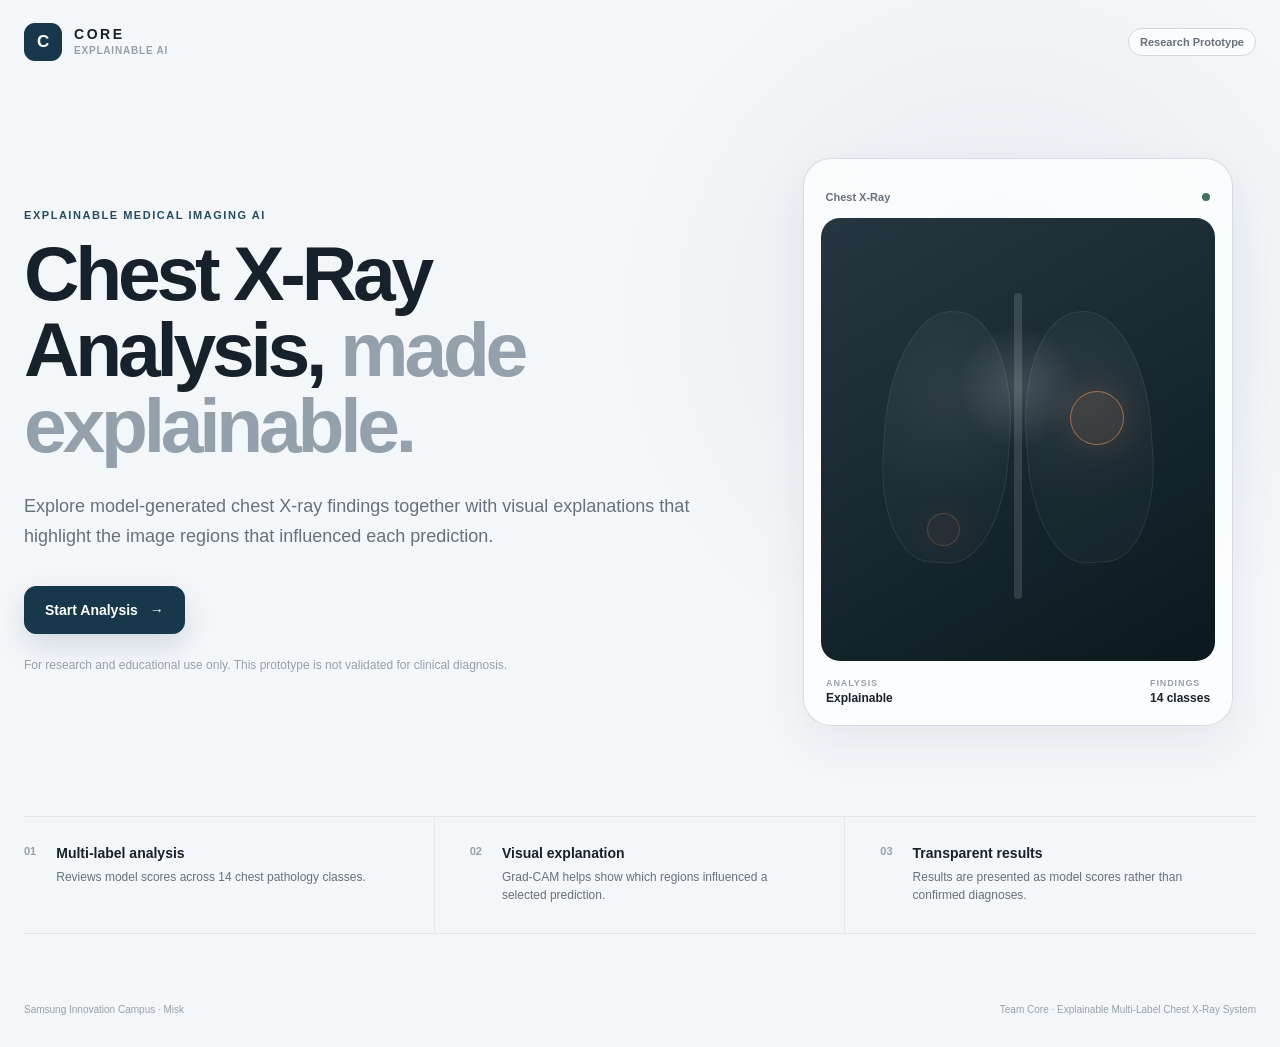
<file: frontend/index.html>
<!DOCTYPE html>
<html lang="en">
<head>
    <meta charset="UTF-8">
    <meta name="viewport" content="width=device-width, initial-scale=1.0">
    <title>Chest X-Ray AI | Team Core</title>
    <link rel="stylesheet" href="css/styles.css">
</head>

<body class="landing-page">

    <header class="site-header">
        <a href="index.html" class="brand">
            <span class="brand-mark">C</span>
            <div>
                <span class="brand-name">CORE</span>
                <span class="brand-subtitle">Explainable AI</span>
            </div>
        </a>

        <span class="prototype-badge">Research Prototype</span>
    </header>

    <main class="landing-main">
        <section class="hero">

            <div class="hero-content">
                <p class="eyebrow">EXPLAINABLE MEDICAL IMAGING AI</p>

                <h1>
                    Chest X-Ray Analysis,
                    <span>made explainable.</span>
                </h1>

                <p class="hero-description">
                    Explore model-generated chest X-ray findings together with
                    visual explanations that highlight the image regions that
                    influenced each prediction.
                </p>

                <div class="hero-actions">
                    <a href="analyze.html" class="primary-button">
                        Start Analysis
                        <span aria-hidden="true">→</span>
                    </a>
                </div>

                <p class="hero-disclaimer">
                    For research and educational use only.
                    This prototype is not validated for clinical diagnosis.
                </p>
            </div>

            <div class="hero-visual" aria-hidden="true">
                <div class="scan-card">

                    <div class="scan-card-top">
                        <span>Chest X-Ray</span>
                        <span class="scan-status-dot"></span>
                    </div>

                    <div class="scan-placeholder">
                        <div class="lung lung-left"></div>
                        <div class="lung lung-right"></div>
                        <div class="scan-focus focus-one"></div>
                        <div class="scan-focus focus-two"></div>
                    </div>

                    <div class="scan-card-footer">
                        <div>
                            <span class="mini-label">Analysis</span>
                            <strong>Explainable</strong>
                        </div>

                        <div>
                            <span class="mini-label">Findings</span>
                            <strong>14 classes</strong>
                        </div>
                    </div>

                </div>
            </div>

        </section>

        <section class="feature-strip">
            <article>
                <span class="feature-number">01</span>
                <div>
                    <h2>Multi-label analysis</h2>
                    <p>Reviews model scores across 14 chest pathology classes.</p>
                </div>
            </article>

            <article>
                <span class="feature-number">02</span>
                <div>
                    <h2>Visual explanation</h2>
                    <p>Grad-CAM helps show which regions influenced a selected prediction.</p>
                </div>
            </article>

            <article>
                <span class="feature-number">03</span>
                <div>
                    <h2>Transparent results</h2>
                    <p>Results are presented as model scores rather than confirmed diagnoses.</p>
                </div>
            </article>
        </section>
    </main>

    <footer class="site-footer">
        <span>Samsung Innovation Campus · Misk</span>
        <span>Team Core · Explainable Multi-Label Chest X-Ray System</span>
    </footer>

</body>
</html>
</file>
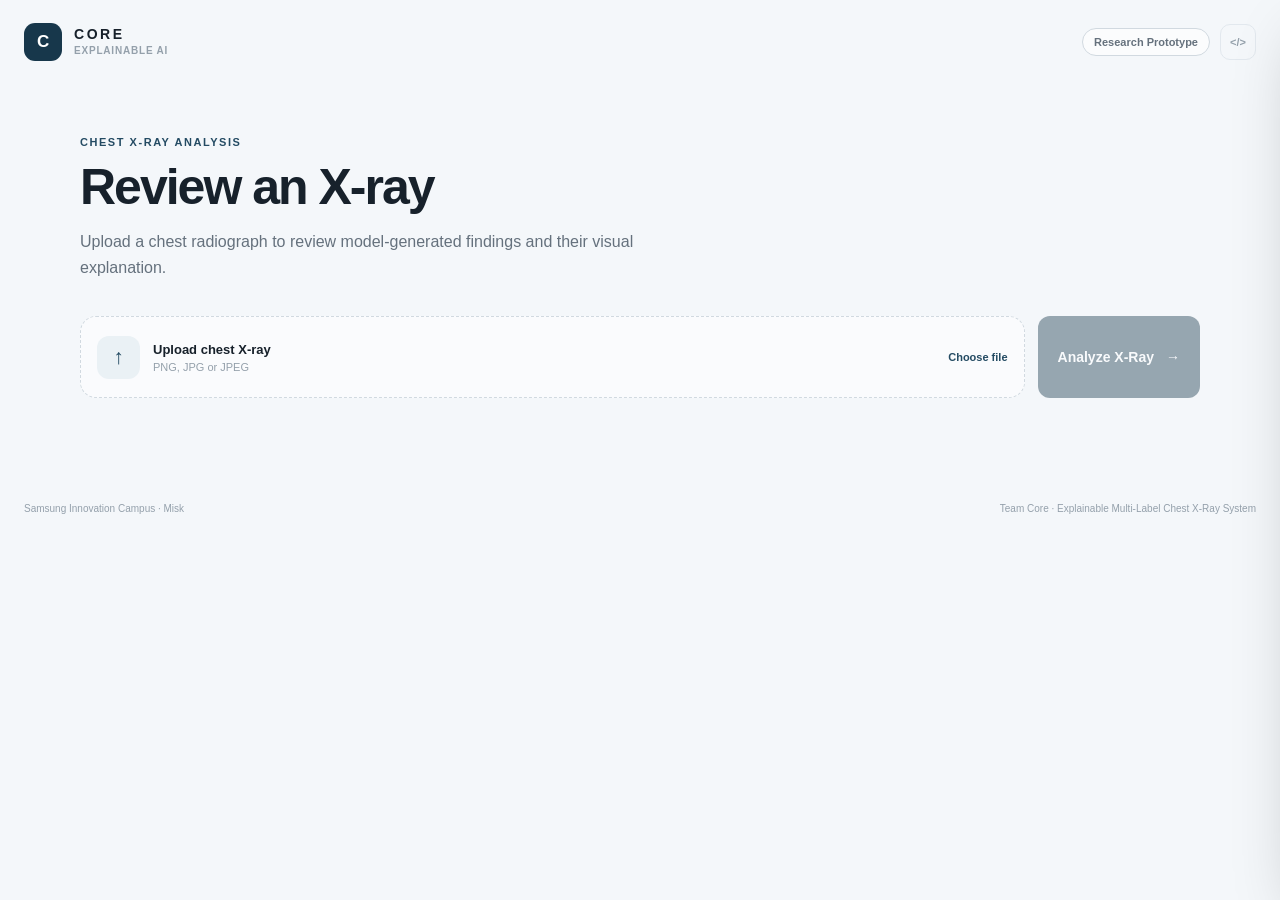
<file: frontend/analyze.html>
<!DOCTYPE html>
<html lang="en">
<head>
    <meta charset="UTF-8">
    <meta name="viewport" content="width=device-width, initial-scale=1.0">
    <title>Analyze X-Ray | Team Core</title>
    <link rel="stylesheet" href="css/styles.css">
</head>

<body class="analysis-page">

    <header class="site-header">
        <a href="index.html" class="brand">
            <span class="brand-mark">C</span>
            <div>
                <span class="brand-name">CORE</span>
                <span class="brand-subtitle">Explainable AI</span>
            </div>
        </a>

        <div class="header-actions">
            <span class="prototype-badge">Research Prototype</span>

            <button
                id="devButton"
                class="dev-button"
                type="button"
                title="Developer diagnostics"
                aria-label="Open developer diagnostics"
            >
                &lt;/&gt;
            </button>
        </div>
    </header>

    <main class="analysis-main">

        <section class="analysis-heading">
            <div>
                <p class="eyebrow">CHEST X-RAY ANALYSIS</p>
                <h1>Review an X-ray</h1>
                <p>
                    Upload a chest radiograph to review model-generated findings
                    and their visual explanation.
                </p>
            </div>
        </section>

        <section class="upload-section">

            <label id="uploadArea" class="upload-area" for="xrayInput">
                <input
                    id="xrayInput"
                    type="file"
                    accept=".png,.jpg,.jpeg,image/png,image/jpeg"
                    hidden
                >

                <div class="upload-icon">↑</div>

                <div class="upload-copy">
                    <strong id="uploadTitle">Upload chest X-ray</strong>
                    <span id="uploadSubtitle">PNG, JPG or JPEG</span>
                </div>

                <span class="upload-action">Choose file</span>
            </label>

            <button
                id="analyzeButton"
                class="primary-button analyze-button"
                type="button"
                disabled
            >
                Analyze X-Ray
                <span>→</span>
            </button>

        </section>

        <div
            id="errorMessage"
            class="error-message hidden"
            role="alert"
        ></div>

        <section id="loadingState" class="loading-card hidden">
            <div class="spinner"></div>

            <div>
                <strong>Analyzing X-ray</strong>
                <span>Preparing model results…</span>
            </div>
        </section>

        <section id="resultsSection" class="results-section hidden">

            <div class="section-heading">
                <div>
                    <p class="eyebrow">ANALYSIS RESULT</p>
                    <h2>Model findings</h2>
                </div>

                <div
                    id="resultSummaryBadge"
                    class="result-summary-badge"
                ></div>
            </div>

            <div class="visual-grid">

                <article class="image-panel">
                    <div class="panel-heading">
                        <div>
                            <span class="panel-kicker">ORIGINAL</span>
                            <h3>Uploaded X-ray</h3>
                        </div>
                    </div>

                    <div class="xray-frame">
                        <img
                            id="xrayPreview"
                            alt="Uploaded chest X-ray"
                        >

                    </div>
                </article>

                <article class="image-panel">
                    <div class="panel-heading">
                        <div>
                            <span class="panel-kicker">EXPLAINABILITY</span>
                            <h3>AI attention map</h3>
                        </div>
                    </div>

                    <div id="gradcamEmpty" class="gradcam-empty">
                        <div class="gradcam-symbol">◎</div>

                        <strong id="gradcamEmptyTitle">Selected finding explanation</strong>

                        <span id="gradcamEmptyCopy">
                            The top flagged finding will be selected first.
                            When the Grad-CAM service is connected, its attention map
                            will appear here automatically or when another finding is selected.
                        </span>
                    </div>

                    <div id="gradcamResult" class="gradcam-result hidden">
                        <img
                            id="gradcamImage"
                            alt="Grad-CAM attention map"
                        >
                    </div>

                    <p class="gradcam-note">
                        Highlighted regions indicate image areas that influenced
                        the model's prediction. They do not represent confirmed
                        disease location.
                    </p>
                </article>

            </div>

            <button
                id="downloadReportButton"
                class="download-report-button"
                type="button"
            >
                <span>
                    <strong>Download Summary Report</strong>
                    <small>Export the current analysis summary</small>
                </span>

                <span aria-hidden="true">↓</span>
            </button>

            <section class="findings-block">
                <div class="section-heading compact-heading">
                    <div>
                        <p class="eyebrow">FLAGGED BY THE MODEL</p>
                        <h2>Findings to review</h2>
                    </div>
                </div>

                <div
                    id="flaggedFindings"
                    class="findings-grid"
                ></div>

                <div
                    id="noFindingCard"
                    class="no-finding-card hidden"
                >
                    <div class="no-finding-icon">✓</div>

                    <div>
                        <h3>No findings were flagged by the model</h3>
                        <p>
                            None of the 14 pathology scores exceeded their
                            model-specific decision thresholds.
                        </p>
                    </div>
                </div>
            </section>

            <section
                id="explanationSection"
                class="explanation-section hidden"
            >
                <div>
                    <span class="field-label">Finding shown in AI attention map</span>
                    <select
                        id="findingSelect"
                        class="finding-select"
                    ></select>
                </div>

                <button
                    id="explainButton"
                    type="button"
                    class="secondary-button"
                >
                    Update Explanation
                </button>
            </section>

            <section class="all-scores-section">
                <button
                    id="toggleScoresButton"
                    class="accordion-button"
                    type="button"
                    aria-expanded="false"
                >
                    <div class="accordion-copy">
                        <strong id="toggleScoresLabel">View all 14 model scores</strong>
                        <span>Sorted from highest to lowest score</span>
                    </div>

                    <span id="toggleScoresIcon" class="accordion-icon">⌄</span>
                </button>

                <div
                    id="allScoresContainer"
                    class="all-scores-container hidden"
                >
                    <div class="scores-table-wrapper">

                        <table class="scores-table">
                            <thead>
                                <tr>
                                    <th>Finding</th>
                                    <th>Model score</th>
                                    <th>Status</th>
                                </tr>
                            </thead>

                            <tbody id="scoresTableBody"></tbody>
                        </table>

                    </div>
                </div>
            </section>

            <section class="research-notice">
                <strong>Research & educational prototype</strong>
                <p>
                    Results represent model-generated probabilities and should
                    not be interpreted as a clinical diagnosis.
                </p>
            </section>

        </section>

    </main>

    <footer class="site-footer analysis-footer">
        <span>Samsung Innovation Campus · Misk</span>
        <span>Team Core · Explainable Multi-Label Chest X-Ray System</span>
    </footer>

    <div id="devOverlay" class="dev-overlay hidden"></div>

    <aside
        id="devDrawer"
        class="dev-drawer"
        aria-hidden="true"
    >
        <div class="dev-drawer-header">
            <div>
                <span class="panel-kicker">INTERNAL</span>
                <h2>Developer Diagnostics</h2>
            </div>

            <button
                id="closeDevButton"
                class="drawer-close-button"
                type="button"
                aria-label="Close developer diagnostics"
            >
                ×
            </button>
        </div>

        <div class="dev-content">

            <div class="dev-status-grid">
                <div>
                    <span>Frontend mode</span>
                    <strong id="devMode">—</strong>
                </div>

                <div>
                    <span>API status</span>
                    <strong id="devApiStatus">Not checked</strong>
                </div>

                <div>
                    <span>Model</span>
                    <strong id="devModel">—</strong>
                </div>

                <div>
                    <span>Model version</span>
                    <strong id="devModelVersion">—</strong>
                </div>
            </div>

            <div class="dev-section">
                <div class="dev-section-header">
                    <h3>Prediction diagnostics</h3>
                    <span>Sorted by model score</span>
                </div>

                <div id="devPredictionCards" class="dev-prediction-grid">
                    <div class="dev-empty-card">
                        Run an analysis to inspect the model response.
                    </div>
                </div>
            </div>

        </div>
    </aside>

    <script src="js/config.js"></script>
    <script src="js/api.js"></script>
    <script src="js/analyze.js"></script>

</body>
</html>
</file>
<file: frontend/css/styles.css>
:root {
    --bg: #f4f7fa;
    --surface: #ffffff;
    --surface-soft: #f8fafc;

    --text: #17212b;
    --text-soft: #65717d;
    --text-faint: #94a0ab;

    --line: #e2e8ee;
    --line-dark: #d1d9e0;

    --primary: #244b63;
    --primary-dark: #17374b;
    --primary-soft: #eaf1f5;

    --attention: #bb6b3d;
    --attention-soft: #f8eee7;
    --secondary-highlight: #f1f5f8;

    --success: #43705b;
    --success-soft: #edf5f0;

    --danger: #984f4f;
    --danger-soft: #f9eeee;

    --shadow: 0 18px 45px rgba(25, 43, 56, 0.07);

    --radius-lg: 24px;
    --radius-md: 16px;
    --radius-sm: 10px;

    --max-width: 1240px;
}

* { box-sizing: border-box; }

html { scroll-behavior: smooth; }

body {
    margin: 0;
    min-height: 100vh;
    font-family: Inter, ui-sans-serif, -apple-system, BlinkMacSystemFont, "Segoe UI", sans-serif;
    color: var(--text);
    background: var(--bg);
    -webkit-font-smoothing: antialiased;
}

button, input, select { font: inherit; }
button, a { -webkit-tap-highlight-color: transparent; }
button { cursor: pointer; }
img { display: block; max-width: 100%; }
a { color: inherit; text-decoration: none; }
.hidden { display: none !important; }

/* HEADER */

.site-header {
    width: min(calc(100% - 48px), var(--max-width));
    min-height: 84px;
    margin: 0 auto;
    display: flex;
    align-items: center;
    justify-content: space-between;
    gap: 16px;
    padding: 14px 0;
}

.brand {
    display: inline-flex;
    align-items: center;
    gap: 12px;
}

.brand-mark {
    width: 38px;
    height: 38px;
    display: grid;
    place-items: center;
    border-radius: 11px;
    color: #fff;
    background: var(--primary-dark);
    font-size: 17px;
    font-weight: 800;
    letter-spacing: -0.03em;
}

.brand > div {
    display: flex;
    flex-direction: column;
    line-height: 1.05;
}

.brand-name {
    font-size: 14px;
    font-weight: 800;
    letter-spacing: 0.18em;
}

.brand-subtitle {
    margin-top: 4px;
    color: var(--text-faint);
    font-size: 10px;
    font-weight: 600;
    letter-spacing: 0.08em;
    text-transform: uppercase;
}

.prototype-badge {
    padding: 7px 11px;
    border: 1px solid var(--line-dark);
    border-radius: 999px;
    color: var(--text-soft);
    background: rgba(255, 255, 255, 0.7);
    font-size: 11px;
    font-weight: 650;
}

.header-actions {
    display: flex;
    align-items: center;
    gap: 10px;
}

.dev-button {
    width: 36px;
    height: 36px;
    display: grid;
    place-items: center;
    border: 1px solid var(--line);
    border-radius: 10px;
    color: var(--text-faint);
    background: transparent;
    font-size: 11px;
    font-weight: 700;
    transition: background 0.18s ease, color 0.18s ease, border 0.18s ease;
}

.dev-button:hover {
    color: var(--text);
    border-color: var(--line-dark);
    background: var(--surface);
}

/* LANDING */

.landing-page {
    background:
        radial-gradient(circle at 78% 30%, rgba(57, 91, 110, 0.08), transparent 31%),
        var(--bg);
}

.landing-main {
    width: min(calc(100% - 48px), var(--max-width));
    margin: 0 auto;
}

.hero {
    min-height: calc(100vh - 230px);
    display: grid;
    grid-template-columns: minmax(0, 1.05fr) minmax(380px, 0.75fr);
    gap: 90px;
    align-items: center;
    padding: 74px 0 90px;
}

.eyebrow {
    margin: 0 0 14px;
    color: var(--primary);
    font-size: 11px;
    font-weight: 800;
    letter-spacing: 0.14em;
}

.hero h1 {
    max-width: 760px;
    margin: 0;
    font-size: clamp(48px, 6vw, 79px);
    line-height: 0.99;
    letter-spacing: -0.055em;
    font-weight: 620;
}

.hero h1 span { color: var(--text-faint); }

.hero-description {
    max-width: 670px;
    margin: 28px 0 0;
    color: var(--text-soft);
    font-size: 18px;
    line-height: 1.7;
}

.hero-actions { margin-top: 34px; }

.primary-button,
.secondary-button {
    min-height: 48px;
    display: inline-flex;
    align-items: center;
    justify-content: center;
    gap: 12px;
    padding: 0 20px;
    border-radius: 12px;
    font-size: 14px;
    font-weight: 700;
    transition: transform 0.18s ease, box-shadow 0.18s ease, background 0.18s ease;
}

.primary-button {
    border: 1px solid var(--primary-dark);
    color: #fff;
    background: var(--primary-dark);
    box-shadow: 0 12px 28px rgba(23, 55, 75, 0.15);
}

.primary-button:hover {
    transform: translateY(-1px);
    box-shadow: 0 16px 34px rgba(23, 55, 75, 0.2);
}

.primary-button:disabled {
    cursor: not-allowed;
    transform: none;
    box-shadow: none;
    opacity: 0.42;
}

.secondary-button {
    border: 1px solid var(--line-dark);
    color: var(--text);
    background: var(--surface);
}

.secondary-button:hover { background: var(--surface-soft); }

.hero-disclaimer {
    max-width: 530px;
    margin: 22px 0 0;
    color: var(--text-faint);
    font-size: 12px;
    line-height: 1.6;
}

.hero-visual { display: flex; justify-content: center; }

.scan-card {
    width: min(100%, 430px);
    padding: 17px;
    border: 1px solid rgba(209, 217, 224, 0.9);
    border-radius: 28px;
    background: rgba(255, 255, 255, 0.72);
    box-shadow: var(--shadow);
    backdrop-filter: blur(18px);
}

.scan-card-top {
    height: 42px;
    display: flex;
    align-items: center;
    justify-content: space-between;
    padding: 0 5px;
    color: var(--text-soft);
    font-size: 11px;
    font-weight: 650;
}

.scan-status-dot {
    width: 8px;
    height: 8px;
    border-radius: 50%;
    background: var(--success);
}

.scan-placeholder {
    position: relative;
    aspect-ratio: 0.89;
    overflow: hidden;
    border-radius: 19px;
    background:
        radial-gradient(circle at 50% 38%, rgba(255,255,255,0.16), transparent 18%),
        linear-gradient(150deg, #263640, #17262f 55%, #0c181f);
}

.scan-placeholder::before {
    content: "";
    position: absolute;
    width: 8px;
    height: 69%;
    left: calc(50% - 4px);
    top: 17%;
    border-radius: 20px;
    background: rgba(255,255,255,0.13);
}

.lung {
    position: absolute;
    width: 32%;
    height: 57%;
    top: 21%;
    border: 1px solid rgba(255,255,255,0.08);
    border-radius: 48% 48% 42% 42%;
    background:
        radial-gradient(circle at 50% 34%, rgba(255,255,255,0.08), rgba(255,255,255,0.025) 60%);
}

.lung-left { left: 16%; transform: rotate(4deg); }
.lung-right { right: 16%; transform: rotate(-4deg); }

.scan-focus {
    position: absolute;
    border: 1px solid rgba(225, 143, 92, 0.6);
    border-radius: 50%;
    background: rgba(225, 143, 92, 0.13);
    box-shadow: 0 0 30px rgba(225, 143, 92, 0.18);
}

.focus-one { width: 54px; height: 54px; right: 23%; top: 39%; }
.focus-two { width: 33px; height: 33px; left: 27%; bottom: 26%; opacity: 0.45; }

.scan-card-footer {
    display: flex;
    justify-content: space-between;
    padding: 17px 5px 3px;
}

.scan-card-footer > div {
    display: flex;
    flex-direction: column;
    gap: 3px;
}

.mini-label {
    color: var(--text-faint);
    font-size: 9px;
    font-weight: 700;
    text-transform: uppercase;
    letter-spacing: 0.1em;
}

.scan-card-footer strong { font-size: 12px; }

.feature-strip {
    display: grid;
    grid-template-columns: repeat(3, 1fr);
    border-top: 1px solid var(--line);
    border-bottom: 1px solid var(--line);
}

.feature-strip article {
    display: grid;
    grid-template-columns: auto 1fr;
    gap: 20px;
    padding: 28px 35px;
    border-right: 1px solid var(--line);
}

.feature-strip article:first-child { padding-left: 0; }
.feature-strip article:last-child { border-right: 0; }

.feature-number {
    color: var(--text-faint);
    font-size: 11px;
    font-weight: 700;
}

.feature-strip h2 { margin: 0 0 7px; font-size: 14px; }

.feature-strip p {
    margin: 0;
    color: var(--text-soft);
    font-size: 12px;
    line-height: 1.55;
}

.site-footer {
    width: min(calc(100% - 48px), var(--max-width));
    margin: 45px auto 0;
    padding: 25px 0 32px;
    display: flex;
    justify-content: space-between;
    gap: 14px;
    color: var(--text-faint);
    font-size: 10px;
}

.analysis-footer {
    margin-top: 0;
}

/* ANALYSIS */

.analysis-main {
    width: min(calc(100% - 48px), 1120px);
    margin: 0 auto;
    padding: 52px 0 80px;
}

.analysis-heading { margin-bottom: 36px; }

.analysis-heading h1 {
    margin: 0;
    font-size: clamp(34px, 4vw, 50px);
    line-height: 1;
    letter-spacing: -0.04em;
}

.analysis-heading p:last-child {
    max-width: 620px;
    margin: 17px 0 0;
    color: var(--text-soft);
    line-height: 1.6;
}

.upload-section {
    display: grid;
    grid-template-columns: 1fr auto;
    gap: 13px;
    align-items: stretch;
}

.upload-area {
    min-height: 82px;
    display: flex;
    align-items: center;
    padding: 14px 16px;
    border: 1px dashed var(--line-dark);
    border-radius: var(--radius-md);
    background: rgba(255, 255, 255, 0.55);
    transition: border 0.18s ease, background 0.18s ease;
}

.upload-area:hover {
    border-color: #9eabb5;
    background: var(--surface);
}

.upload-icon {
    width: 43px;
    height: 43px;
    display: grid;
    place-items: center;
    margin-right: 13px;
    border-radius: 12px;
    color: var(--primary);
    background: var(--primary-soft);
    font-size: 21px;
}

.upload-copy {
    display: flex;
    flex-direction: column;
    gap: 4px;
}

.upload-copy strong { font-size: 13px; }

.upload-copy span {
    color: var(--text-faint);
    font-size: 11px;
}

.upload-action {
    margin-left: auto;
    color: var(--primary);
    font-size: 11px;
    font-weight: 700;
}

.analyze-button { border: none; }

.error-message {
    margin-top: 14px;
    padding: 13px 15px;
    border: 1px solid #ead3d3;
    border-radius: 12px;
    color: var(--danger);
    background: var(--danger-soft);
    font-size: 12px;
}

.loading-card {
    margin-top: 20px;
    padding: 20px;
    display: flex;
    align-items: center;
    gap: 15px;
    border: 1px solid var(--line);
    border-radius: var(--radius-md);
    background: var(--surface);
}

.loading-card > div:last-child {
    display: flex;
    flex-direction: column;
    gap: 4px;
}

.loading-card strong { font-size: 13px; }
.loading-card span { color: var(--text-soft); font-size: 11px; }

.spinner {
    width: 27px;
    height: 27px;
    border: 3px solid var(--line);
    border-top-color: var(--primary);
    border-radius: 50%;
    animation: spin 0.8s linear infinite;
}

@keyframes spin { to { transform: rotate(360deg); } }

.results-section { margin-top: 55px; }

.section-heading {
    display: flex;
    align-items: flex-end;
    justify-content: space-between;
    gap: 16px;
    margin-bottom: 20px;
}

.section-heading h2 {
    margin: 0;
    font-size: 26px;
    letter-spacing: -0.03em;
}

.compact-heading { margin-bottom: 18px; }

.result-summary-badge {
    padding: 8px 11px;
    border: 1px solid var(--line);
    border-radius: 999px;
    color: var(--text-soft);
    background: var(--surface);
    font-size: 11px;
    font-weight: 700;
}

/* VISUALS */

.visual-grid {
    display: grid;
    grid-template-columns: 1fr 1fr;
    gap: 18px;
}

.image-panel {
    padding: 17px;
    border: 1px solid var(--line);
    border-radius: var(--radius-lg);
    background: var(--surface);
    box-shadow: 0 10px 30px rgba(31, 47, 59, 0.035);
}

.panel-heading {
    min-height: 52px;
    display: flex;
    align-items: flex-start;
    justify-content: space-between;
}

.panel-kicker {
    color: var(--text-faint);
    font-size: 9px;
    font-weight: 800;
    letter-spacing: 0.11em;
}

.panel-heading h3 { margin: 5px 0 0; font-size: 14px; }

.xray-frame,
.gradcam-result {
    aspect-ratio: 1 / 1;
    overflow: hidden;
    display: grid;
    place-items: center;
    border-radius: 17px;
    background: #101820;
}

.xray-frame img,
.gradcam-result img {
    width: 100%;
    height: 100%;
    object-fit: contain;
}

.gradcam-empty {
    aspect-ratio: 1 / 1;
    display: flex;
    flex-direction: column;
    align-items: center;
    justify-content: center;
    padding: 34px;
    border-radius: 17px;
    background: var(--surface-soft);
    text-align: center;
}

.gradcam-symbol {
    width: 52px;
    height: 52px;
    display: grid;
    place-items: center;
    margin-bottom: 17px;
    border: 1px solid var(--line);
    border-radius: 50%;
    color: var(--primary);
    font-size: 25px;
}

.gradcam-empty strong { font-size: 13px; }

.gradcam-empty span {
    max-width: 310px;
    margin-top: 8px;
    color: var(--text-soft);
    font-size: 11px;
    line-height: 1.6;
}

.gradcam-note {
    margin: 13px 3px 0;
    color: var(--text-faint);
    font-size: 10px;
    line-height: 1.55;
}

/* REPORT BUTTON */

.download-report-button {
    width: 100%;
    min-height: 72px;
    margin-top: 18px;
    padding: 0 20px;

    display: flex;
    align-items: center;
    justify-content: space-between;
    gap: 16px;

    border: 1px solid var(--primary-dark);
    border-radius: 16px;

    color: #fff;
    background: var(--primary-dark);

    text-align: left;
    box-shadow: 0 12px 30px rgba(23, 55, 75, 0.12);
}

.download-report-button > span:first-child {
    display: flex;
    flex-direction: column;
    gap: 4px;
}

.download-report-button strong {
    font-size: 14px;
}

.download-report-button small {
    color: rgba(255,255,255,0.68);
    font-size: 10px;
}

.download-report-button > span:last-child {
    font-size: 24px;
    line-height: 1;
}

/* FINDINGS — redesigned */

.findings-block {
    margin-top: 52px;
}

.findings-grid {
    display: grid;
    grid-template-columns: repeat(2, minmax(0, 1fr));
    gap: 14px;
}

.finding-card {
    min-height: 104px;
    display: flex;
    align-items: center;
    justify-content: space-between;
    gap: 24px;

    padding: 20px 22px;
    border-radius: 20px;
}

.finding-card-primary {
    grid-column: 1 / -1;
    min-height: 118px;

    border: 1px solid #e7cbb9;
    background: linear-gradient(135deg, #fbf2ec 0%, #f8ede5 100%);
}

.finding-card-secondary {
    border: 1px solid #dbe3e9;
    background: var(--surface);
}

.finding-card-secondary:hover {
    border-color: #cfd9e1;
    box-shadow: 0 10px 25px rgba(31, 47, 59, 0.05);
}

.finding-name {
    min-width: 0;
    display: flex;
    flex-direction: column;
    gap: 8px;
}

.finding-name strong {
    font-size: 16px;
    letter-spacing: -0.015em;
}

.finding-name span {
    color: var(--text-soft);
    font-size: 11px;
}

.finding-card-primary .finding-name span {
    color: #8b6a56;
}

.finding-meta {
    flex: 0 0 auto;
    display: flex;
    align-items: center;
    gap: 14px;
}

.finding-score-wrap {
    display: flex;
    flex-direction: column;
    align-items: flex-end;
    gap: 4px;
}

.finding-score-label {
    color: var(--text-faint);
    font-size: 9px;
    font-weight: 700;
    text-transform: uppercase;
    letter-spacing: 0.08em;
}

.finding-score {
    font-size: 31px;
    font-weight: 720;
    letter-spacing: -0.04em;
    line-height: 1;
}

.top-score-tag {
    padding: 7px 10px;
    border-radius: 999px;
    color: #8d5d3d;
    background: rgba(255,255,255,0.78);
    font-size: 10px;
    font-weight: 750;
    white-space: nowrap;
}

.no-finding-card {
    display: flex;
    align-items: center;
    gap: 16px;
    padding: 20px;
    border: 1px solid #d7e7dc;
    border-radius: var(--radius-md);
    background: var(--success-soft);
}

.no-finding-icon {
    width: 42px;
    height: 42px;
    flex: 0 0 auto;
    display: grid;
    place-items: center;
    border-radius: 50%;
    color: #fff;
    background: var(--success);
    font-weight: 800;
}

.no-finding-card h3 { margin: 0 0 4px; font-size: 14px; }

.no-finding-card p {
    margin: 0;
    color: var(--text-soft);
    font-size: 11px;
    line-height: 1.5;
}

/* EXPLAIN */

.explanation-section {
    margin-top: 18px;
    display: flex;
    align-items: flex-end;
    justify-content: space-between;
    gap: 20px;
    padding: 18px;
    border: 1px solid var(--line);
    border-radius: var(--radius-md);
    background: var(--surface);
}

.explanation-section > div { flex: 1; }

.field-label {
    display: block;
    margin-bottom: 7px;
    color: var(--text-soft);
    font-size: 10px;
    font-weight: 700;
}

.finding-select {
    width: 100%;
    min-height: 43px;
    padding: 0 12px;
    border: 1px solid var(--line-dark);
    border-radius: 10px;
    color: var(--text);
    background: #fff;
    outline: none;
}

/* ACCORDION / SCORES */

.all-scores-section {
    margin-top: 30px;
    border-top: 1px solid var(--line);
    padding-top: 20px;
}

.accordion-button {
    width: 100%;
    display: flex;
    align-items: center;
    justify-content: space-between;
    gap: 18px;
    padding: 17px 18px;
    border: 1px solid var(--line-dark);
    border-radius: 16px;
    background: var(--surface);
    text-align: left;
    box-shadow: 0 8px 24px rgba(31, 47, 59, 0.04);
}

.accordion-button:hover {
    border-color: #bfcad3;
    background: #fbfcfd;
}

.accordion-copy {
    display: flex;
    flex-direction: column;
    gap: 5px;
}

.accordion-copy strong {
    font-size: 13px;
}

.accordion-copy span {
    color: var(--text-faint);
    font-size: 11px;
}

.accordion-icon {
    width: 34px;
    height: 34px;

    display: grid;
    place-items: center;

    border-radius: 10px;
    color: var(--primary-dark);
    background: var(--primary-soft);

    font-size: 18px;
    transition: transform 0.18s ease;
}

.accordion-button[aria-expanded="true"] .accordion-icon {
    transform: rotate(180deg);
}

.all-scores-container { padding-top: 15px; }

.scores-table-wrapper {
    overflow: hidden;
    border: 1px solid var(--line);
    border-radius: var(--radius-md);
    background: var(--surface);
}

.scores-table {
    width: 100%;
    border-collapse: collapse;
    font-size: 11px;
}

.scores-table th,
.scores-table td {
    padding: 12px 14px;
    border-bottom: 1px solid var(--line);
    text-align: left;
}

.scores-table tr:last-child td { border-bottom: 0; }

.scores-table th {
    color: var(--text-faint);
    background: var(--surface-soft);
    font-size: 9px;
    letter-spacing: 0.08em;
    text-transform: uppercase;
}

.status-flagged { color: var(--attention); font-weight: 700; }
.status-below { color: var(--text-faint); }

.score-row-flagged td {
    background: rgba(248, 238, 231, 0.45);
}

.research-notice {
    margin-top: 28px;
    padding: 16px 18px;
    border-left: 3px solid var(--line-dark);
    color: var(--text-soft);
    background: transparent;
}

.research-notice strong {
    color: var(--text);
    font-size: 11px;
}

.research-notice p {
    margin: 5px 0 0;
    font-size: 10px;
    line-height: 1.5;
}

/* DEV */

.dev-overlay {
    position: fixed;
    inset: 0;
    z-index: 90;
    background: rgba(10, 20, 27, 0.22);
    backdrop-filter: blur(3px);
}

.dev-drawer {
    position: fixed;
    width: min(470px, calc(100vw - 28px));
    height: calc(100vh - 28px);
    top: 14px;
    right: 14px;
    z-index: 100;
    display: flex;
    flex-direction: column;
    border: 1px solid var(--line);
    border-radius: 20px;
    background: #10191f;
    color: #eff4f6;
    box-shadow: 0 25px 70px rgba(0, 0, 0, 0.28);
    transform: translateX(calc(100% + 40px));
    transition: transform 0.25s ease;
}

.dev-drawer.open { transform: translateX(0); }

.dev-drawer-header {
    display: flex;
    align-items: flex-start;
    justify-content: space-between;
    padding: 21px;
    border-bottom: 1px solid rgba(255,255,255,0.08);
}

.dev-drawer-header h2 { margin: 5px 0 0; font-size: 17px; }

.drawer-close-button {
    width: 32px;
    height: 32px;
    border: 1px solid rgba(255,255,255,0.08);
    border-radius: 8px;
    color: #b9c3c9;
    background: transparent;
    font-size: 20px;
}

.dev-content { overflow-y: auto; padding: 20px; }

.dev-status-grid {
    display: grid;
    grid-template-columns: repeat(2, 1fr);
    gap: 9px;
}

.dev-status-grid > div {
    min-height: 78px;
    display: flex;
    flex-direction: column;
    justify-content: space-between;
    padding: 13px;
    border: 1px solid rgba(255,255,255,0.07);
    border-radius: 11px;
    background: rgba(255,255,255,0.035);
}

.dev-status-grid span {
    color: #77858d;
    font-size: 9px;
    font-weight: 700;
    text-transform: uppercase;
    letter-spacing: 0.07em;
}

.dev-status-grid strong {
    color: #e7edf0;
    font-size: 11px;
    font-weight: 650;
}

.dev-section { margin-top: 24px; }

.dev-section-header {
    display: flex;
    align-items: center;
    justify-content: space-between;
    gap: 12px;
    margin-bottom: 12px;
}

.dev-section-header h3 { margin: 0; font-size: 12px; }

.dev-section-header span {
    color: #7d8d96;
    font-size: 10px;
}

.dev-prediction-grid {
    display: grid;
    grid-template-columns: 1fr;
    gap: 10px;
}

.dev-empty-card {
    padding: 15px;
    border-radius: 12px;
    color: #b6c5cc;
    background: rgba(255,255,255,0.035);
    border: 1px solid rgba(255,255,255,0.07);
    font-size: 11px;
}

.dev-prediction-card {
    padding: 14px;
    border-radius: 14px;
    border: 1px solid rgba(255,255,255,0.08);
}

.dev-prediction-card.flagged {
    background: rgba(187, 107, 61, 0.14);
}

.dev-prediction-card.not-flagged {
    background: rgba(255,255,255,0.035);
}

.dev-prediction-top {
    display: flex;
    align-items: center;
    justify-content: space-between;
    gap: 10px;
    margin-bottom: 10px;
}

.dev-prediction-name {
    font-size: 12px;
    font-weight: 700;
}

.dev-prediction-status {
    padding: 4px 8px;
    border-radius: 999px;
    font-size: 9px;
    font-weight: 700;
    letter-spacing: 0.06em;
    text-transform: uppercase;
}

.dev-prediction-status.flagged {
    color: #ffd9c0;
    background: rgba(187, 107, 61, 0.22);
}

.dev-prediction-status.below {
    color: #b7c5cb;
    background: rgba(255,255,255,0.08);
}

.dev-metrics {
    display: grid;
    grid-template-columns: repeat(3, 1fr);
    gap: 8px;
}

.dev-metric {
    padding: 10px;
    border-radius: 10px;
    background: rgba(11,18,22,0.55);
}

.dev-metric span {
    display: block;
    color: #7d8d96;
    font-size: 9px;
    margin-bottom: 4px;
    text-transform: uppercase;
    letter-spacing: 0.06em;
}

.dev-metric strong {
    font-size: 11px;
    color: #edf3f6;
}

/* Responsive */

@media (max-width: 900px) {
    .hero {
        grid-template-columns: 1fr;
        gap: 55px;
        padding-top: 55px;
    }

    .hero-content { max-width: 760px; }
    .hero-visual { justify-content: flex-start; }
    .feature-strip { grid-template-columns: 1fr; }

    .feature-strip article {
        padding: 23px 0;
        border-right: 0;
        border-bottom: 1px solid var(--line);
    }

    .feature-strip article:last-child { border-bottom: 0; }
    .visual-grid { grid-template-columns: 1fr; }
}

@media (max-width: 680px) {
    .site-header,
    .landing-main,
    .analysis-main,
    .site-footer {
        width: min(calc(100% - 28px), var(--max-width));
    }

    .prototype-badge { display: none; }
    .hero { padding-top: 35px; }
    .hero h1 { font-size: 47px; }
    .hero-description { font-size: 15px; }

    .upload-section { grid-template-columns: 1fr; }
    .analyze-button { width: 100%; }

    .findings-grid { grid-template-columns: 1fr; }
    .finding-card-primary { grid-column: auto; }

    .explanation-section {
        align-items: stretch;
        flex-direction: column;
    }

    .secondary-button { width: 100%; }

    .site-footer {
        flex-direction: column;
        gap: 7px;
    }

    .dev-metrics { grid-template-columns: 1fr; }
}
</file>
